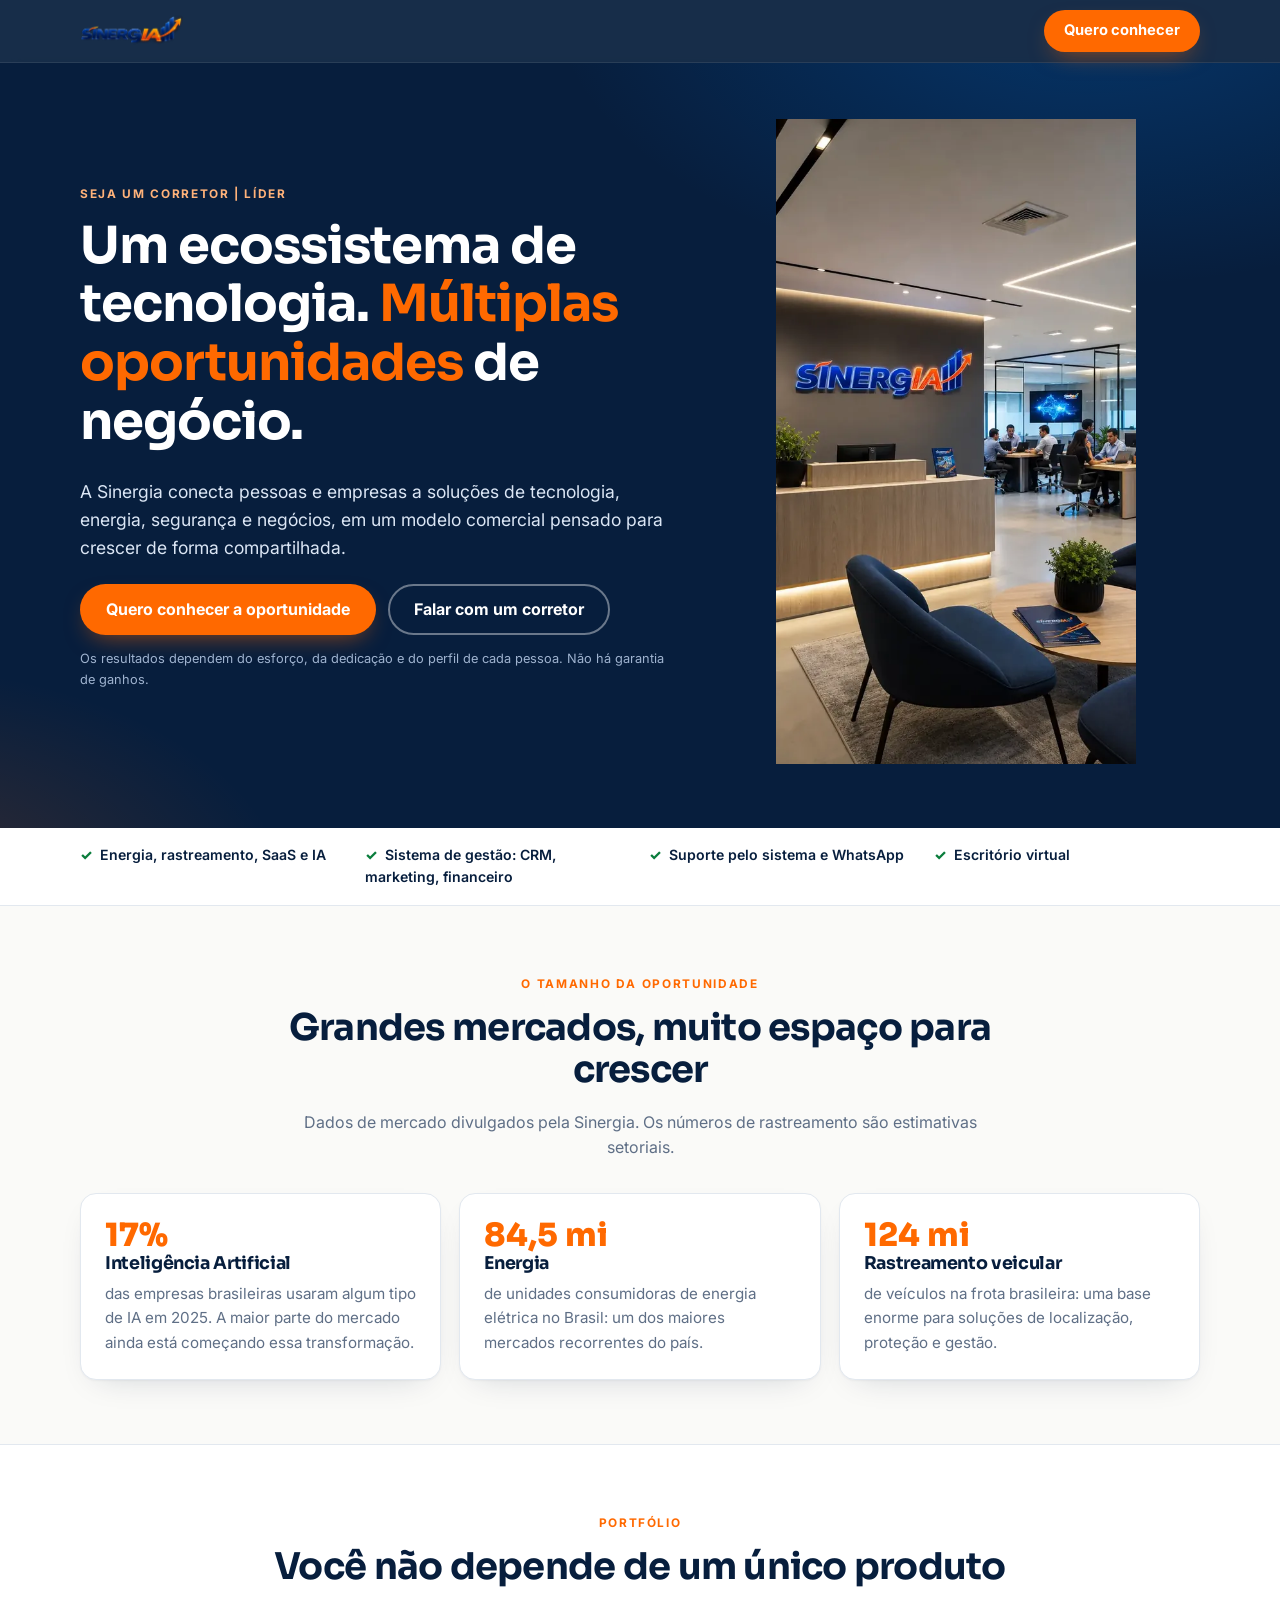
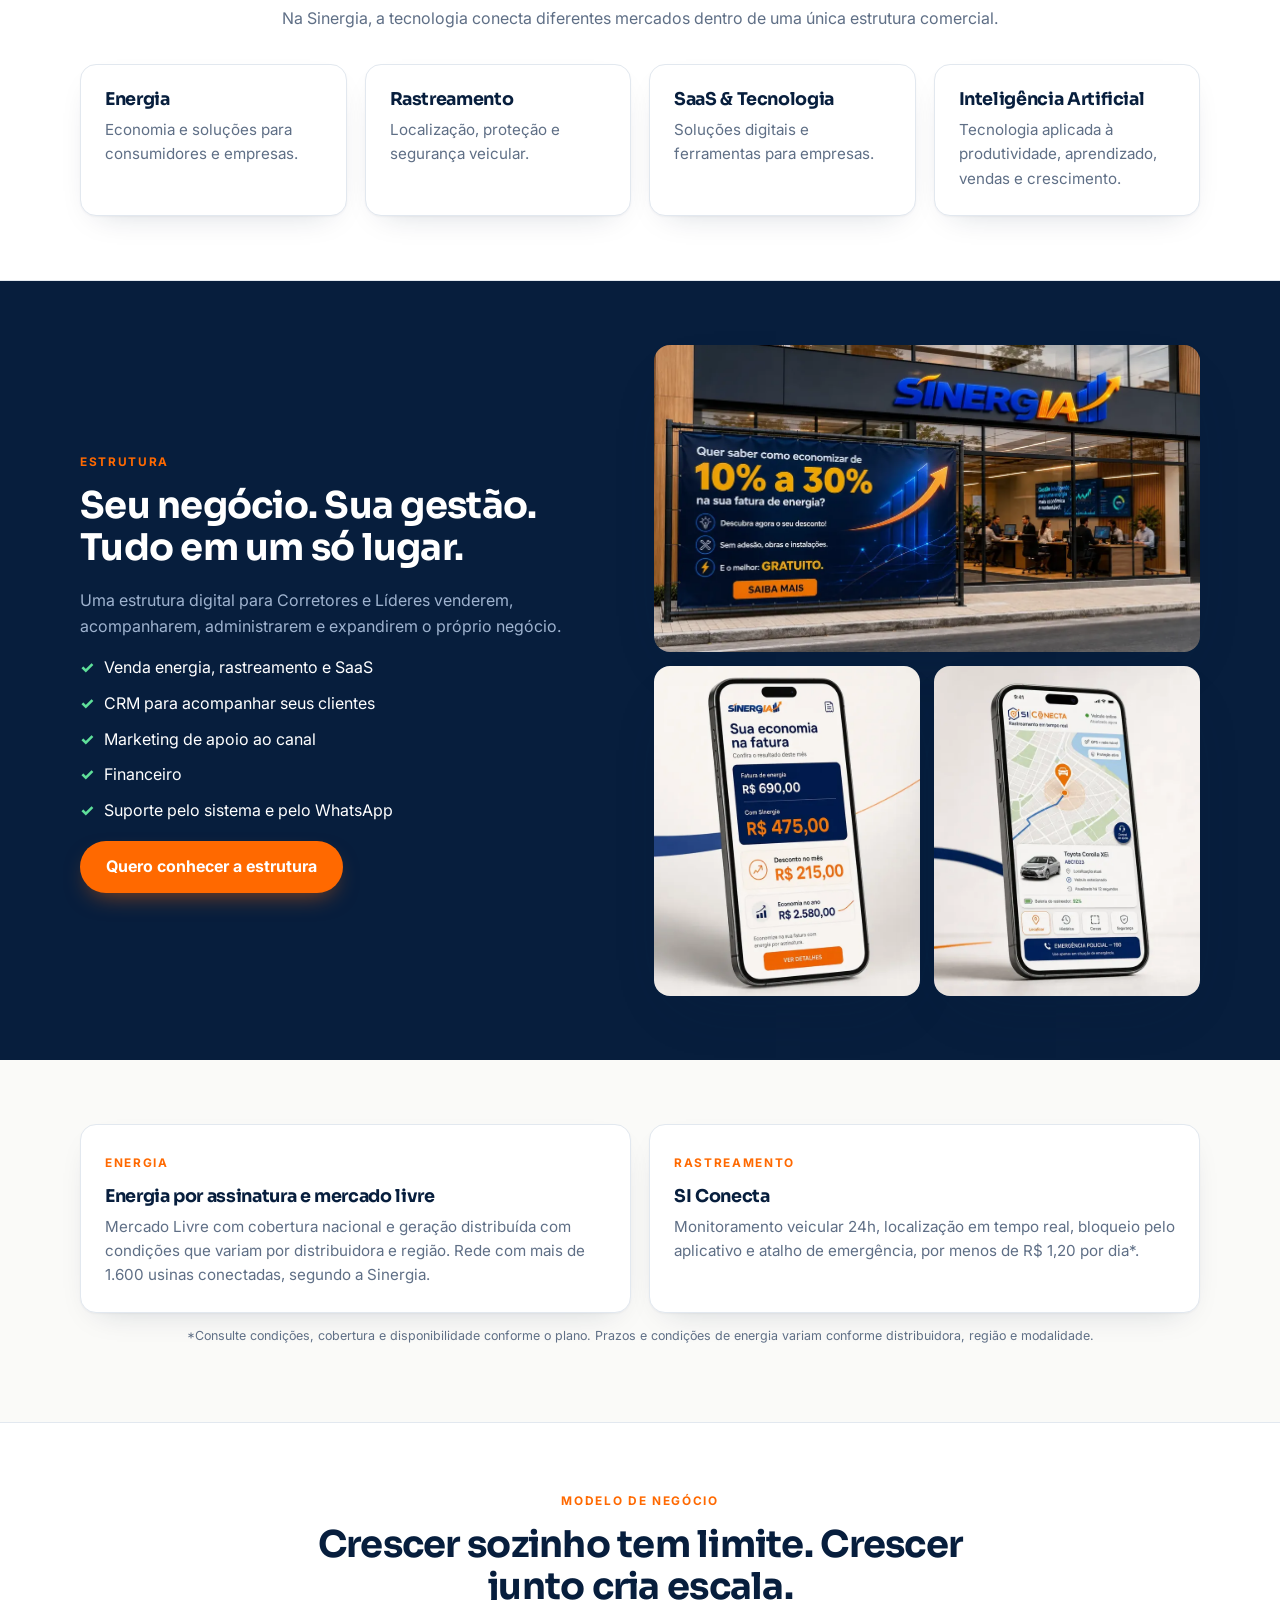
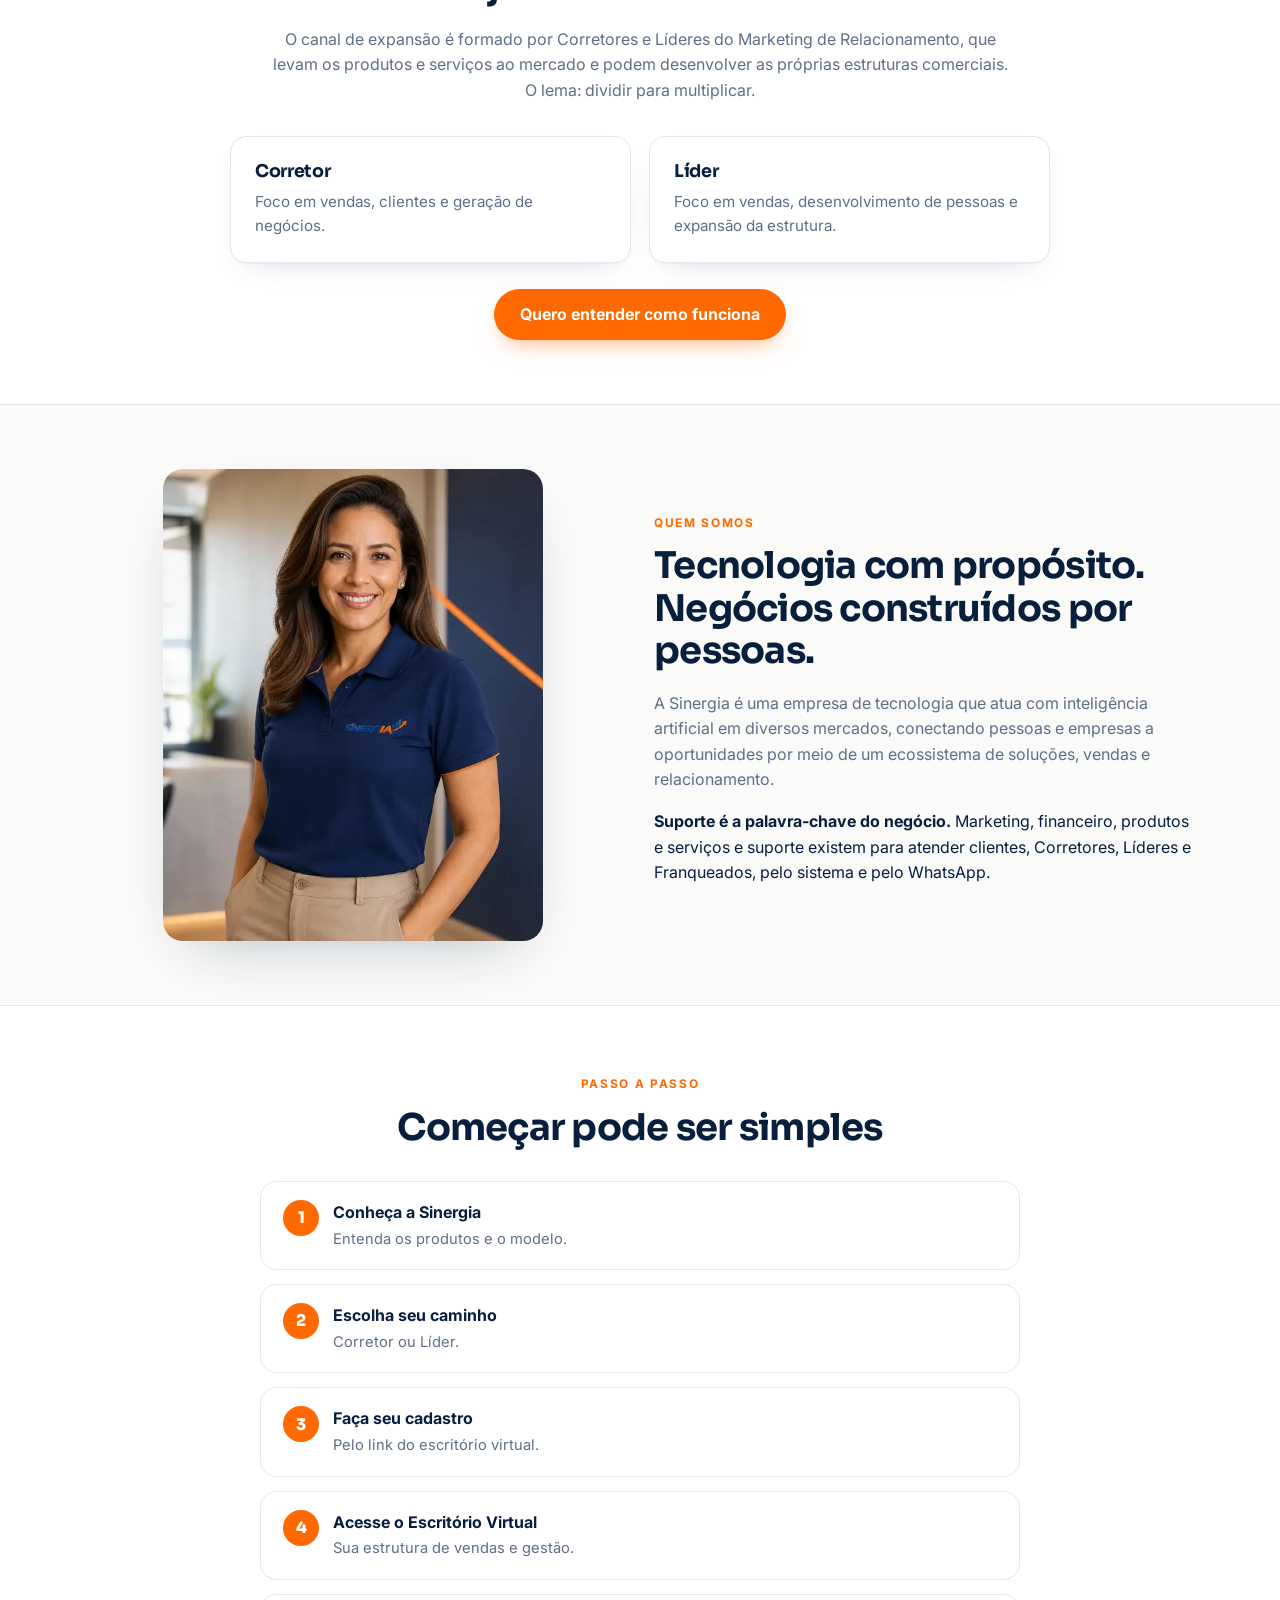
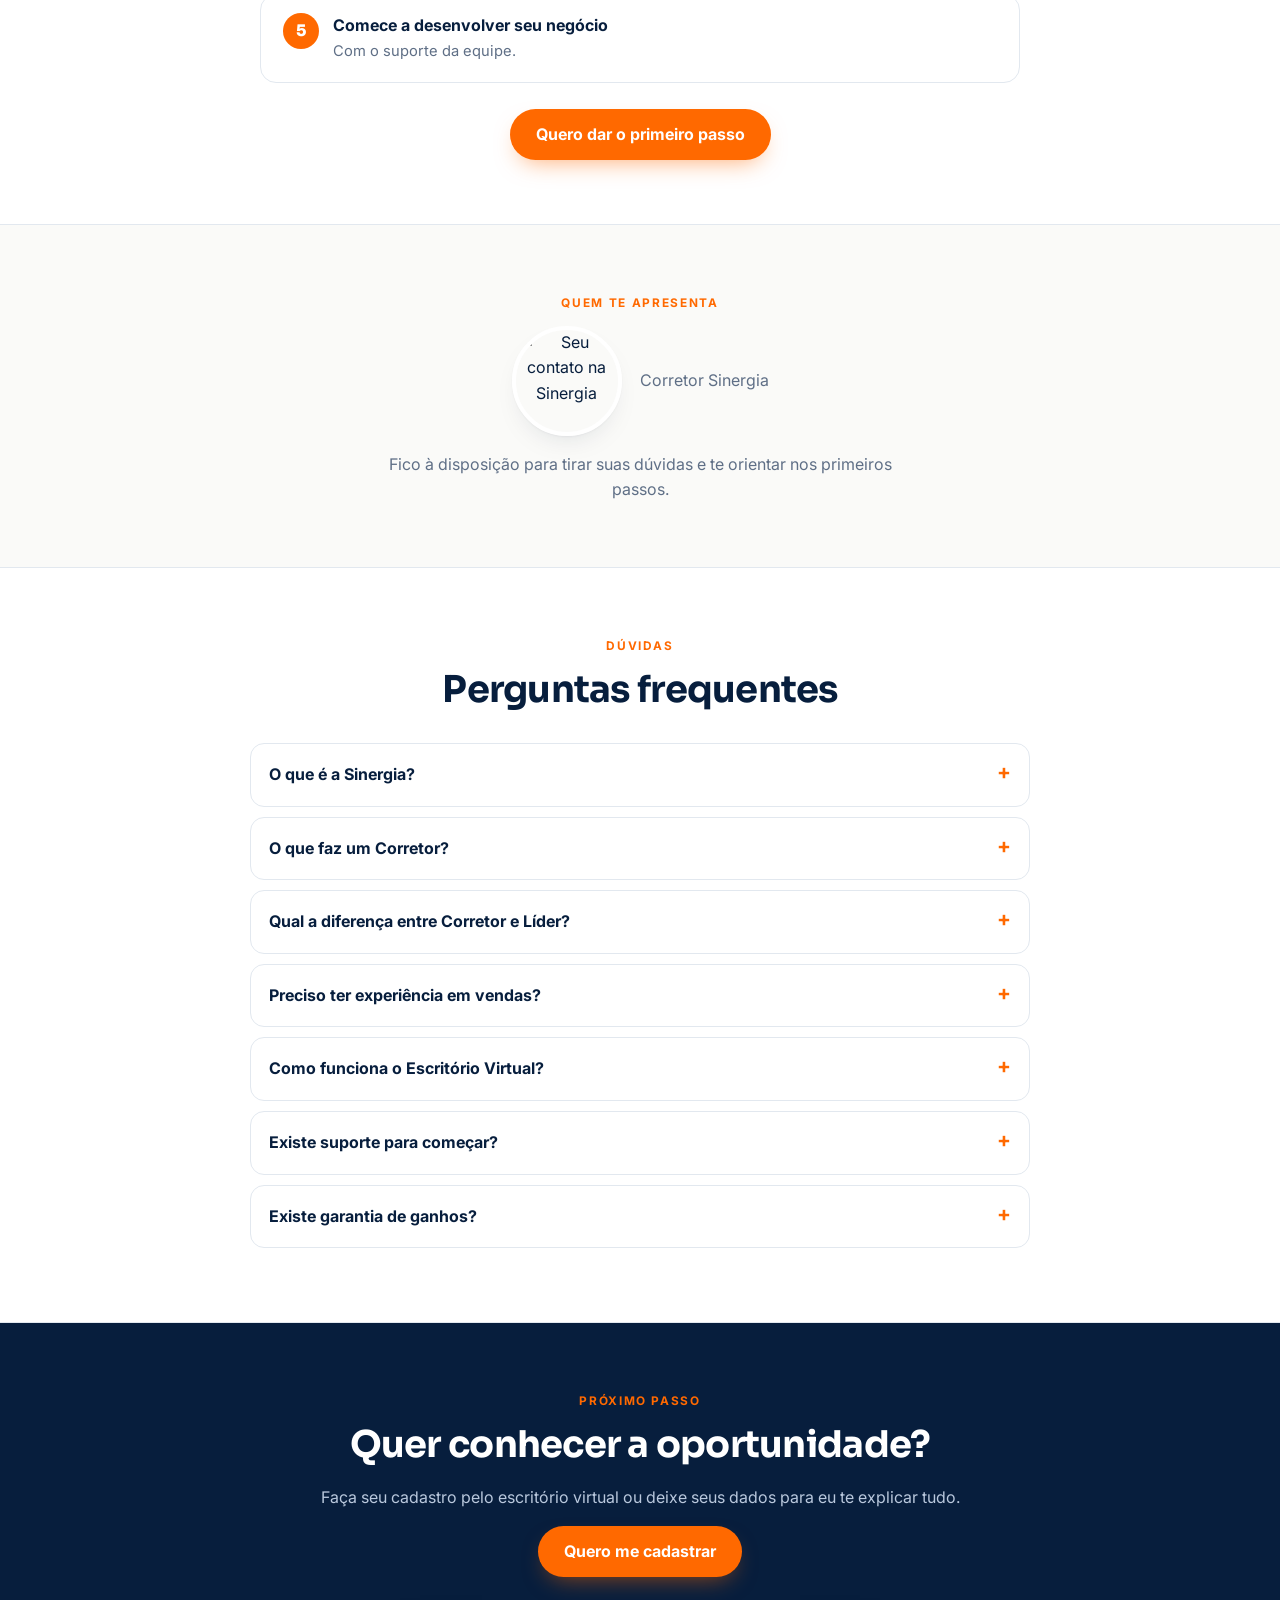
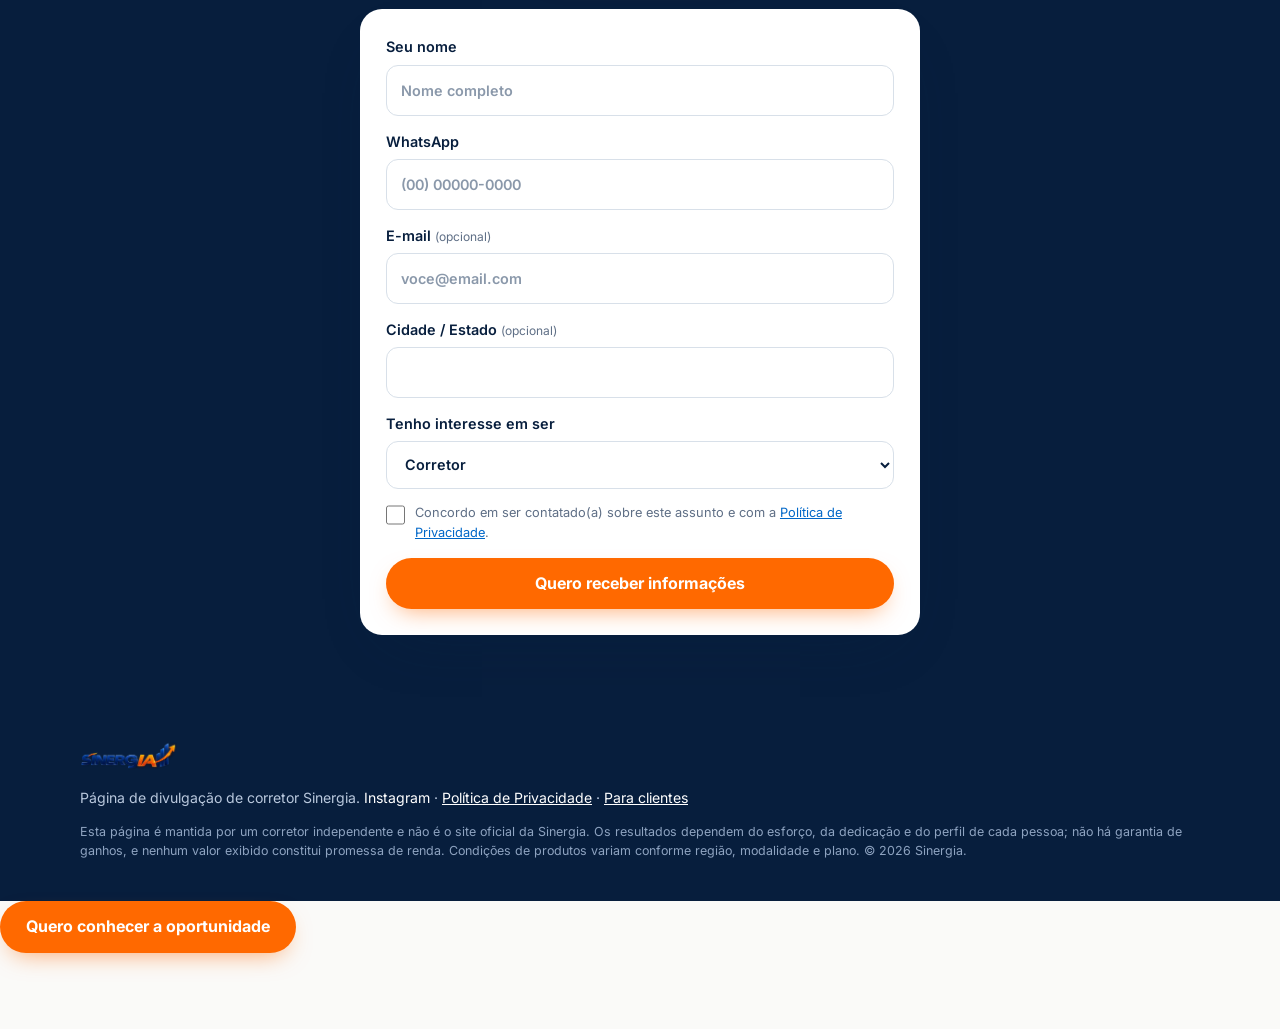
<file: lider/index.html>
<!doctype html>
<html lang="pt-BR">
<head>
  <meta charset="utf-8">
  <meta name="viewport" content="width=device-width,initial-scale=1">
  <title>Seja Corretor ou Líder Sinergia | Oportunidade em tecnologia, energia e rastreamento</title>
  <meta name="description" content="Conheça o ecossistema Sinergia: energia, rastreamento veicular, SaaS e IA, com estrutura de vendas, gestão e suporte para Corretores e Líderes.">
  <link rel="preconnect" href="https://fonts.googleapis.com"><link rel="preconnect" href="https://fonts.gstatic.com" crossorigin>
  <link href="https://fonts.googleapis.com/css2?family=Inter:wght@400;500;600;700&family=Sora:wght@600;700;800&display=swap" rel="stylesheet">
  <link rel="stylesheet" href="../assets/css/style.css">
</head>
<body>

<header class="header"><div class="container">
  <a href="#topo" aria-label="Sinergia"><img src="../assets/img/logo-sinergia.webp" alt="Sinergia" width="104" height="38"></a>
  <a class="btn btn-primary" data-office data-v8-event="custom:ClickCadastro" data-v8-event-label="header" href="#contato">Quero conhecer</a>
</div></header>

<main id="topo">
  <!-- 1. TOPO -->
  <section class="hero"><div class="container">
    <div>
      <span class="eyebrow" style="color:#ffb27a">Seja um Corretor | Líder</span>
      <h1>Um ecossistema de tecnologia. <b>Múltiplas oportunidades</b> de negócio.</h1>
      <p class="lead">A Sinergia conecta pessoas e empresas a soluções de tecnologia, energia, segurança e negócios, em um modelo comercial pensado para crescer de forma compartilhada.</p>
      <div class="hero-cta">
        <a class="btn btn-primary" data-office data-v8-event="custom:ClickCadastro" data-v8-event-label="hero" href="#contato">Quero conhecer a oportunidade</a>
        <a class="btn btn-ghost" data-wa data-wa-text="Olá! Vi a página e quero conhecer a oportunidade como corretor/líder Sinergia." data-v8-event="Contact" href="#contato">Falar com um corretor</a>
      </div>
      <p class="hero-note">Os resultados dependem do esforço, da dedicação e do perfil de cada pessoa. Não há garantia de ganhos.</p>
    </div>
    <div class="hero-media"><img src="../assets/img/escritorio.webp" alt="Recepção da sede Sinergia" width="360" height="645" fetchpriority="high"></div>
  </div></section>

  <div class="trust"><div class="container"><ul>
    <li>Energia, rastreamento, SaaS e IA</li><li>Sistema de gestão: CRM, marketing, financeiro</li><li>Suporte pelo sistema e WhatsApp</li><li>Escritório virtual</li>
  </ul></div></div>

  <!-- 2. MERCADOS -->
  <section class="block"><div class="container">
    <div class="sec-head"><span class="eyebrow">O tamanho da oportunidade</span><h2>Grandes mercados, muito espaço para crescer</h2><p>Dados de mercado divulgados pela Sinergia. Os números de rastreamento são estimativas setoriais.</p></div>
    <div class="grid c3">
      <div class="card"><span class="num">17%</span><h3>Inteligência Artificial</h3><p>das empresas brasileiras usaram algum tipo de IA em 2025. A maior parte do mercado ainda está começando essa transformação.</p></div>
      <div class="card"><span class="num">84,5 mi</span><h3>Energia</h3><p>de unidades consumidoras de energia elétrica no Brasil: um dos maiores mercados recorrentes do país.</p></div>
      <div class="card"><span class="num">124 mi</span><h3>Rastreamento veicular</h3><p>de veículos na frota brasileira: uma base enorme para soluções de localização, proteção e gestão.</p></div>
    </div>
  </div></section>

  <!-- 3. NÃO DEPENDE DE UM PRODUTO -->
  <section class="block alt"><div class="container">
    <div class="sec-head"><span class="eyebrow">Portfólio</span><h2>Você não depende de um único produto</h2><p>Na Sinergia, a tecnologia conecta diferentes mercados dentro de uma única estrutura comercial.</p></div>
    <div class="grid c4">
      <div class="card"><h3>Energia</h3><p>Economia e soluções para consumidores e empresas.</p></div>
      <div class="card"><h3>Rastreamento</h3><p>Localização, proteção e segurança veicular.</p></div>
      <div class="card"><h3>SaaS & Tecnologia</h3><p>Soluções digitais e ferramentas para empresas.</p></div>
      <div class="card"><h3>Inteligência Artificial</h3><p>Tecnologia aplicada à produtividade, aprendizado, vendas e crescimento.</p></div>
    </div>
  </div></section>

  <!-- 4. ESTRUTURA -->
  <section class="block dark"><div class="container split">
    <div>
      <span class="eyebrow">Estrutura</span>
      <h2>Seu negócio. Sua gestão. Tudo em um só lugar.</h2>
      <p class="muted">Uma estrutura digital para Corretores e Líderes venderem, acompanharem, administrarem e expandirem o próprio negócio.</p>
      <ul class="list"><li>Venda energia, rastreamento e SaaS</li><li>CRM para acompanhar seus clientes</li><li>Marketing de apoio ao canal</li><li>Financeiro</li><li>Suporte pelo sistema e pelo WhatsApp</li></ul>
      <a class="btn btn-primary" data-office data-v8-event="custom:ClickCadastro" data-v8-event-label="estrutura" href="#contato">Quero conhecer a estrutura</a>
    </div>
    <div class="gallery"><img class="wide" src="../assets/img/banner-energia.webp" alt="Unidade Sinergia" width="1100" height="619" loading="lazy"><img src="../assets/img/app-economia.webp" alt="Aplicativo de economia de energia" width="320" height="397" loading="lazy"><img src="../assets/img/app-siconecta.webp" alt="Aplicativo SI Conecta" width="320" height="397" loading="lazy"></div>
  </div></section>

  <!-- 5. ENERGIA + RASTREAMENTO -->
  <section class="block"><div class="container">
    <div class="grid c2">
      <div class="card"><span class="eyebrow">Energia</span><h3>Energia por assinatura e mercado livre</h3><p>Mercado Livre com cobertura nacional e geração distribuída com condições que variam por distribuidora e região. Rede com mais de 1.600 usinas conectadas, segundo a Sinergia.</p></div>
      <div class="card"><span class="eyebrow">Rastreamento</span><h3>SI Conecta</h3><p>Monitoramento veicular 24h, localização em tempo real, bloqueio pelo aplicativo e atalho de emergência, por menos de R$ 1,20 por dia*.</p></div>
    </div>
    <p class="legal center" style="margin-top:14px">*Consulte condições, cobertura e disponibilidade conforme o plano. Prazos e condições de energia variam conforme distribuidora, região e modalidade.</p>
  </div></section>

  <!-- 6. MODELO -->
  <section class="block alt"><div class="container">
    <div class="sec-head"><span class="eyebrow">Modelo de negócio</span><h2>Crescer sozinho tem limite. Crescer junto cria escala.</h2><p>O canal de expansão é formado por Corretores e Líderes do Marketing de Relacionamento, que levam os produtos e serviços ao mercado e podem desenvolver as próprias estruturas comerciais. O lema: dividir para multiplicar.</p></div>
    <div class="grid c2" style="max-width:820px;margin-inline:auto">
      <div class="card"><h3>Corretor</h3><p>Foco em vendas, clientes e geração de negócios.</p></div>
      <div class="card"><h3>Líder</h3><p>Foco em vendas, desenvolvimento de pessoas e expansão da estrutura.</p></div>
    </div>
    <div class="center" style="margin-top:26px"><a class="btn btn-primary" data-office data-v8-event="custom:ClickCadastro" data-v8-event-label="modelo" href="#contato">Quero entender como funciona</a></div>
  </div></section>

  <!-- 7. QUEM SOMOS / SUPORTE -->
  <section class="block"><div class="container split">
    <img src="../assets/img/equipe-atendimento.webp" alt="Profissional da equipe de atendimento Sinergia" width="420" height="521" loading="lazy" style="max-width:380px;margin-inline:auto">
    <div>
      <span class="eyebrow">Quem somos</span>
      <h2>Tecnologia com propósito. Negócios construídos por pessoas.</h2>
      <p class="muted">A Sinergia é uma empresa de tecnologia que atua com inteligência artificial em diversos mercados, conectando pessoas e empresas a oportunidades por meio de um ecossistema de soluções, vendas e relacionamento.</p>
      <p><b>Suporte é a palavra-chave do negócio.</b> Marketing, financeiro, produtos e serviços e suporte existem para atender clientes, Corretores, Líderes e Franqueados, pelo sistema e pelo WhatsApp.</p>
    </div>
  </div></section>

  <!-- 8. COMO COMEÇAR -->
  <section class="block alt"><div class="container">
    <div class="sec-head"><span class="eyebrow">Passo a passo</span><h2>Começar pode ser simples</h2></div>
    <ol class="steps" style="max-width:760px;margin-inline:auto">
      <li><div><b>Conheça a Sinergia</b><span>Entenda os produtos e o modelo.</span></div></li>
      <li><div><b>Escolha seu caminho</b><span>Corretor ou Líder.</span></div></li>
      <li><div><b>Faça seu cadastro</b><span>Pelo link do escritório virtual.</span></div></li>
      <li><div><b>Acesse o Escritório Virtual</b><span>Sua estrutura de vendas e gestão.</span></div></li>
      <li><div><b>Comece a desenvolver seu negócio</b><span>Com o suporte da equipe.</span></div></li>
    </ol>
    <div class="center" style="margin-top:26px"><a class="btn btn-primary" data-office data-v8-event="custom:ClickCadastro" data-v8-event-label="passos" href="#contato">Quero dar o primeiro passo</a></div>
  </div></section>

  <!-- 9. QUEM TE APRESENTA -->
  <section class="block" data-v8-show="content.name"><div class="container center">
    <span class="eyebrow">Quem te apresenta</span>
    <div class="person">
      <img data-v8="content.photo" alt="Seu contato na Sinergia" width="110" height="110" loading="lazy">
      <div style="text-align:left"><h3 style="margin:0"><span data-v8="content.name"></span></h3><p class="muted" style="margin:0"><span data-v8="content.job">Corretor Sinergia</span></p></div>
    </div>
    <p class="muted" style="max-width:34em;margin:16px auto 0">Fico à disposição para tirar suas dúvidas e te orientar nos primeiros passos.</p>
  </div></section>

  <!-- 10. FAQ -->
  <section class="block alt"><div class="container" style="max-width:780px">
    <div class="sec-head"><span class="eyebrow">Dúvidas</span><h2>Perguntas frequentes</h2></div>
    <details><summary>O que é a Sinergia?</summary><p>Uma empresa de tecnologia que atua com inteligência artificial em diversos mercados e conecta pessoas e empresas a soluções de energia, rastreamento, SaaS e negócios, por meio de Corretores e Líderes.</p></details>
    <details><summary>O que faz um Corretor?</summary><p>O Corretor foca em vendas, clientes e geração de negócios, apresentando os produtos e serviços da Sinergia ao mercado.</p></details>
    <details><summary>Qual a diferença entre Corretor e Líder?</summary><p>O Líder também foca em vendas, mas soma o desenvolvimento de pessoas e a expansão da própria estrutura comercial.</p></details>
    <details><summary>Preciso ter experiência em vendas?</summary><p>Experiência ajuda, mas o ponto de partida é conhecer os produtos e contar com o suporte da equipe. Converse comigo para avaliar o seu caso.</p></details>
    <details><summary>Como funciona o Escritório Virtual?</summary><p>É a estrutura digital onde Corretores e Líderes vendem, acompanham clientes, administram e expandem o negócio, com CRM, marketing, financeiro e suporte.</p></details>
    <details><summary>Existe suporte para começar?</summary><p>Sim. O suporte é feito pelo sistema e também pelo WhatsApp.</p></details>
    <details><summary>Existe garantia de ganhos?</summary><p>Não. Os resultados dependem do esforço, da dedicação e do perfil de cada pessoa. Nenhum conteúdo desta página deve ser entendido como promessa de renda.</p></details>
  </div></section>

  <!-- 11. CONTATO -->
  <section class="block dark" id="contato"><div class="container">
    <div class="sec-head"><span class="eyebrow">Próximo passo</span><h2>Quer conhecer a oportunidade?</h2><p>Faça seu cadastro pelo escritório virtual ou deixe seus dados para eu te explicar tudo.</p>
      <p><a class="btn btn-primary" data-office data-v8-event="custom:ClickCadastro" data-v8-event-label="contato" href="#contato">Quero me cadastrar</a></p></div>
    <form class="form" data-v8-form data-success="Recebi seus dados! Já já entro em contato." id="leadForm">
      <input type="hidden" name="origem" value="lider">
      <input type="text" name="_gotcha" tabindex="-1" autocomplete="off" style="display:none" aria-hidden="true">
      <label>Seu nome<input name="name" required autocomplete="name" placeholder="Nome completo"></label>
      <label>WhatsApp<input name="phone" type="tel" required inputmode="tel" autocomplete="tel" placeholder="(00) 00000-0000"></label>
      <label>E-mail <small>(opcional)</small><input name="email" type="email" autocomplete="email" placeholder="voce@email.com"></label>
      <label>Cidade / Estado <small>(opcional)</small><input name="cidade" autocomplete="address-level2"></label>
      <label>Tenho interesse em ser<select name="interesse"><option>Corretor</option><option>Líder</option><option>Ainda não sei</option></select></label>
      <label class="check"><input type="checkbox" name="consentimento" required> <span>Concordo em ser contatado(a) sobre este assunto e com a <a href="../privacidade.html" target="_blank" rel="noopener">Política de Privacidade</a>.</span></label>
      <button class="btn btn-primary btn-block" type="submit">Quero receber informações</button>
      <div class="after-lead"><p>Quer adiantar? Me chame agora:</p><a class="btn btn-outline" data-wa data-wa-text="Olá! Acabei de enviar meus dados pela página de corretor/líder." data-v8-event="Contact" href="#contato">Falar no WhatsApp</a></div>
    </form>
  </div></section>
</main>

<footer class="footer"><div class="container">
  <img src="../assets/img/logo-sinergia.webp" alt="Sinergia" width="97" height="36" loading="lazy">
  <p>Página de divulgação de corretor Sinergia. <a data-v8="social.instagram" target="_blank" rel="noopener">Instagram</a> · <a href="../privacidade.html">Política de Privacidade</a> · <a href="../">Para clientes</a></p>
  <p class="legal">Esta página é mantida por um corretor independente e não é o site oficial da Sinergia. Os resultados dependem do esforço, da dedicação e do perfil de cada pessoa; não há garantia de ganhos, e nenhum valor exibido constitui promessa de renda. Condições de produtos variam conforme região, modalidade e plano. © <span id="year"></span> Sinergia.</p>
</div></footer>

<div class="sticky"><a class="btn btn-primary" data-office data-v8-event="custom:ClickCadastro" data-v8-event-label="sticky" href="#contato">Quero conhecer a oportunidade</a></div>

<!-- Troque ID_DO_PROJETO pelo MESMO ID usado na página de clientes -->
<script src="../js/v8-loader.js" data-project-id="ID_DO_PROJETO"></script>
<script src="../assets/js/site.js"></script>
</body>
</html>
</file>
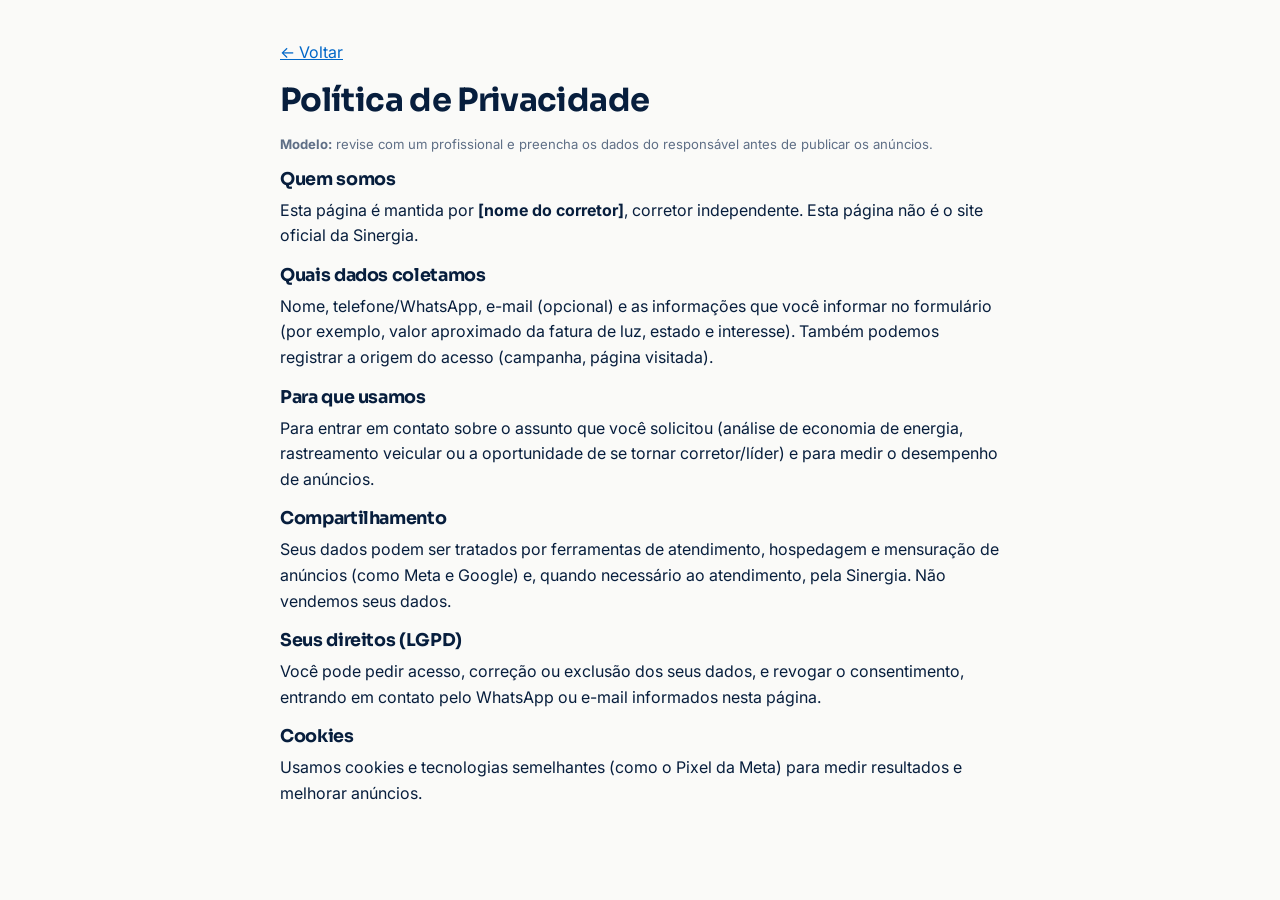
<file: privacidade.html>
<!doctype html>
<html lang="pt-BR"><head><meta charset="utf-8"><meta name="viewport" content="width=device-width,initial-scale=1"><title>Política de Privacidade</title>
<link href="https://fonts.googleapis.com/css2?family=Inter:wght@400;600;700&family=Sora:wght@700&display=swap" rel="stylesheet"><link rel="stylesheet" href="assets/css/style.css">
<style>body{padding:0}main{max-width:760px;margin:0 auto;padding:40px 20px}</style></head><body><main>
<p><a href="./">← Voltar</a></p><h1 style="font-size:2rem">Política de Privacidade</h1>
<p class="small muted"><b>Modelo:</b> revise com um profissional e preencha os dados do responsável antes de publicar os anúncios.</p>
<h3>Quem somos</h3><p>Esta página é mantida por <b data-v8="content.name">[nome do corretor]</b>, corretor independente. Esta página não é o site oficial da Sinergia.</p>
<h3>Quais dados coletamos</h3><p>Nome, telefone/WhatsApp, e-mail (opcional) e as informações que você informar no formulário (por exemplo, valor aproximado da fatura de luz, estado e interesse). Também podemos registrar a origem do acesso (campanha, página visitada).</p>
<h3>Para que usamos</h3><p>Para entrar em contato sobre o assunto que você solicitou (análise de economia de energia, rastreamento veicular ou a oportunidade de se tornar corretor/líder) e para medir o desempenho de anúncios.</p>
<h3>Compartilhamento</h3><p>Seus dados podem ser tratados por ferramentas de atendimento, hospedagem e mensuração de anúncios (como Meta e Google) e, quando necessário ao atendimento, pela Sinergia. Não vendemos seus dados.</p>
<h3>Seus direitos (LGPD)</h3><p>Você pode pedir acesso, correção ou exclusão dos seus dados, e revogar o consentimento, entrando em contato pelo WhatsApp ou e-mail informados nesta página.</p>
<h3>Cookies</h3><p>Usamos cookies e tecnologias semelhantes (como o Pixel da Meta) para medir resultados e melhorar anúncios.</p>
</main>
<script src="js/v8-loader.js" data-project-id="ID_DO_PROJETO"></script></body></html>
</file>
<file: assets/css/style.css>
/* =========================================================
   SINERGIA ENERGIA — LP V2
   Visual: azul-marinho + azul técnico + laranja
   Responsivo: PC / TABLET / CELULAR
   Sem frameworks
   ========================================================= */

:root{
  --navy:#071e3d;
  --brand:#003a78;
  --tech:#0067c8;
  --orange:#ff6900;
  --orange-d:#e65e00;
  --bg:#fafaf8;
  --surface:#fff;
  --soft:#e8edf3;
  --muted:#5f6f86;
  --border:#e2e8ef;
  --ok:#0a7d3c;

  --radius:16px;
  --radius-lg:22px;

  --shadow:
    0 1px 2px #071e3d0a,
    0 12px 32px -18px #071e3d38;

  --shadow-lift:
    0 24px 60px -30px #071e3d52;
}


/* =========================================================
   RESET / BASE
   ========================================================= */

*{
  box-sizing:border-box;
}

html{
  scroll-behavior:smooth;
  -webkit-text-size-adjust:100%;
  scroll-padding-top:80px;
}

body{
  margin:0;
  font-family:Inter,system-ui,-apple-system,BlinkMacSystemFont,
    "Segoe UI",Roboto,Arial,sans-serif;
  color:var(--navy);
  background:var(--bg);
  line-height:1.6;
  font-size:16px;
  padding-bottom:76px;
  overflow-x:hidden;
}

img,
video{
  max-width:100%;
}

img{
  height:auto;
  display:block;
}

a{
  color:var(--tech);
}

button,
input,
select,
textarea{
  font-family:inherit;
}

button{
  appearance:none;
}

h1,
h2,
h3{
  font-family:Sora,Inter,system-ui,sans-serif;
  line-height:1.15;
  margin:0 0 .5em;
  letter-spacing:-.02em;
}

h1{
  font-size:clamp(1.9rem,6.2vw,3.2rem);
}

h2{
  font-size:clamp(1.5rem,4.4vw,2.3rem);
}

h3{
  font-size:1.1rem;
}

p{
  margin:0 0 1em;
}

.container{
  width:min(1120px,calc(100% - 40px));
  margin-inline:auto;
}

.center{
  text-align:center;
}

.muted{
  color:var(--muted);
}

.small{
  font-size:.82rem;
}


/* =========================================================
   TEXTOS
   ========================================================= */

.eyebrow{
  display:inline-block;
  font-size:.74rem;
  font-weight:700;
  letter-spacing:.14em;
  text-transform:uppercase;
  color:var(--orange);
  margin-bottom:.8rem;
}


/* =========================================================
   BOTÕES
   ========================================================= */

.btn{
  display:inline-flex;
  align-items:center;
  justify-content:center;
  gap:.5rem;

  padding:14px 24px;

  border-radius:999px;
  border:2px solid transparent;

  font-weight:700;
  font-size:1rem;
  line-height:1.2;

  text-decoration:none;

  cursor:pointer;

  transition:
    transform .2s ease,
    background .2s ease,
    border-color .2s ease,
    box-shadow .2s ease;

  font-family:inherit;

  min-height:48px;

  text-align:center;
}

.btn:hover{
  transform:translateY(-2px);
}

.btn-primary{
  background:var(--orange);
  color:#fff;
  box-shadow:0 10px 24px -10px #ff690099;
}

.btn-primary:hover{
  background:var(--orange-d);
}

.btn-ghost{
  background:transparent;
  color:#fff;
  border-color:#ffffff66;
}

.btn-ghost:hover{
  background:#ffffff1a;
}

.btn-dark{
  background:var(--navy);
  color:#fff;
}

.btn-dark:hover{
  background:#0b2c58;
}

.btn-outline{
  border-color:var(--navy);
  color:var(--navy);
  background:transparent;
}

.btn-outline:hover{
  background:var(--navy);
  color:#fff;
}

.btn-block{
  width:100%;
}


/* =========================================================
   HEADER
   ========================================================= */

.header{
  position:sticky;
  top:0;
  z-index:40;

  background:#071e3dee;

  backdrop-filter:blur(10px);
  -webkit-backdrop-filter:blur(10px);

  border-bottom:1px solid #ffffff14;
}

.header .container{
  display:flex;
  align-items:center;
  justify-content:space-between;
  gap:14px;

  padding:10px 0;
}

.header img{
  height:38px;
  width:auto;
}

.header .btn{
  padding:10px 18px;
  min-height:42px;
  font-size:.92rem;
}


/* =========================================================
   HERO
   ========================================================= */

.hero{
  background:
    radial-gradient(
      900px 500px at 85% -10%,
      #0067c855,
      transparent 60%
    ),
    radial-gradient(
      700px 400px at -10% 110%,
      #ff690033,
      transparent 60%
    ),
    var(--navy);

  color:#fff;

  padding:56px 0 64px;

  overflow:hidden;
}

.hero .container{
  display:grid;
  gap:36px;
  align-items:center;
}

.hero p.lead{
  font-size:1.1rem;
  color:#dbe6f5;
  max-width:34em;
}

.hero h1 b{
  color:var(--orange);
}

.hero-cta{
  display:flex;
  flex-wrap:wrap;
  gap:12px;
  margin-top:22px;
}

.hero-note{
  font-size:.8rem;
  color:#9fb3cf;
  margin-top:14px;
}


/* =========================================================
   HERO — VÍDEO 9:16
   ========================================================= */

.hero-media{
  position:relative;

  display:flex;
  justify-content:center;
  align-items:center;

  width:100%;
  max-width:420px;

  margin-inline:auto;
}

.hero-media video{
  display:block;

  width:100%;
  max-width:420px;

  height:auto;

  aspect-ratio:9 / 16;

  object-fit:cover;

  background:#000;

  border-radius:22px;

  box-shadow:var(--shadow-lift);

  overflow:hidden;
}

.hero-media .tag{
  position:absolute;

  bottom:10px;
  left:10px;

  background:#071e3dcc;
  color:#fff;

  font-size:.72rem;

  padding:5px 10px;

  border-radius:999px;

  backdrop-filter:blur(6px);
  -webkit-backdrop-filter:blur(6px);
}


/* =========================================================
   TRUST BAR
   ========================================================= */

.trust{
  background:var(--surface);
  border-bottom:1px solid var(--border);
}

.trust ul{
  list-style:none;

  margin:0;
  padding:16px 0;

  display:grid;

  grid-template-columns:1fr 1fr;

  gap:10px 18px;

  font-size:.88rem;
  font-weight:600;
}

.trust li::before{
  content:"✓";

  color:var(--ok);

  font-weight:800;

  margin-right:8px;
}


/* =========================================================
   SEÇÕES
   ========================================================= */

section.block{
  padding:64px 0;
}

section.alt{
  background:var(--surface);
  border-block:1px solid var(--border);
}

section.dark{
  background:var(--navy);
  color:#fff;
}

section.dark .muted{
  color:#9fb3cf;
}

.sec-head{
  max-width:46em;

  margin:0 auto 32px;

  text-align:center;
}

.sec-head p{
  color:var(--muted);
}

section.dark .sec-head p{
  color:#b9c8dd;
}


/* =========================================================
   GRIDS
   ========================================================= */

.grid{
  display:grid;
  gap:18px;
}

.card{
  background:var(--surface);

  border:1px solid var(--border);

  border-radius:var(--radius);

  padding:24px;

  box-shadow:var(--shadow);
}

section.dark .card{
  background:#0b2850;
  border-color:#ffffff1a;
  box-shadow:none;
}

.card .num{
  font-family:Sora,sans-serif;

  font-size:2rem;

  font-weight:800;

  color:var(--orange);

  display:block;

  line-height:1.1;
}

.card p{
  margin:0;

  color:var(--muted);

  font-size:.95rem;
}

section.dark .card p{
  color:#b9c8dd;
}


/* =========================================================
   PASSOS
   ========================================================= */

.steps{
  list-style:none;

  margin:0;
  padding:0;

  display:grid;

  gap:14px;

  counter-reset:s;
}

.steps li{
  counter-increment:s;

  display:flex;

  gap:14px;

  align-items:flex-start;

  background:var(--surface);

  border:1px solid var(--border);

  border-radius:var(--radius);

  padding:16px 18px;
}

.steps li::before{
  content:counter(s);

  flex:0 0 36px;

  height:36px;

  border-radius:50%;

  background:var(--orange);

  color:#fff;

  font-weight:800;

  display:grid;

  place-items:center;

  font-family:Sora,sans-serif;
}

.steps b{
  display:block;
}

.steps span{
  color:var(--muted);
  font-size:.92rem;
}


/* =========================================================
   SIMULADOR
   ========================================================= */

.calc{
  display:grid;

  gap:28px;

  align-items:center;
}

.calc-box{
  background:var(--surface);

  border:1px solid var(--border);

  border-radius:22px;

  padding:26px;

  box-shadow:var(--shadow-lift);
}


/* =========================================================
   FORMULÁRIOS
   ========================================================= */

label{
  display:block;

  font-weight:600;

  font-size:.9rem;

  margin-bottom:14px;
}

label small{
  font-weight:400;
  color:var(--muted);
}

input,
select,
textarea{
  width:100%;

  margin-top:6px;

  padding:13px 14px;

  border:1.5px solid #d8e0e9;

  border-radius:12px;

  font:inherit;

  background:#fff;

  color:var(--navy);

  min-height:48px;

  transition:
    border-color .2s ease,
    box-shadow .2s ease;
}

textarea{
  min-height:120px;
  resize:vertical;
}

input::placeholder,
textarea::placeholder{
  color:#8a98aa;
}

input:focus,
select:focus,
textarea:focus{
  outline:none;

  border-color:var(--tech);

  box-shadow:0 0 0 3px #0067c826;
}


/* =========================================================
   RESULTADO DO SIMULADOR
   ========================================================= */

.result{
  margin-top:6px;

  padding:18px;

  border-radius:14px;

  background:#f1f6fc;

  border:1px dashed #b7cbe3;
}

.result[hidden]{
  display:none;
}

.result .big{
  font-family:Sora,sans-serif;

  font-size:2rem;

  font-weight:800;

  color:var(--ok);

  line-height:1.1;
}

.result p{
  margin:.3em 0 0;

  font-size:.9rem;

  color:var(--muted);
}


/* =========================================================
   CHIPS / ESTADOS
   ========================================================= */

.chips{
  display:flex;

  flex-wrap:wrap;

  gap:8px;

  justify-content:center;
}

.chip{
  border:1.5px solid var(--border);

  background:var(--surface);

  color:var(--navy);

  padding:9px 14px;

  border-radius:999px;

  font-weight:600;

  font-size:.88rem;

  cursor:pointer;

  font-family:inherit;

  transition:
    border-color .2s ease,
    background .2s ease,
    transform .2s ease;
}

.chip b{
  color:var(--orange);
  margin-left:6px;
}

.chip:hover{
  border-color:var(--orange);
  background:#fff4ec;
}

.chip.on{
  border-color:var(--orange);
  background:#fff4ec;
}


/* =========================================================
   SPLIT / CONTEÚDO
   ========================================================= */

.split{
  display:grid;

  gap:28px;

  align-items:center;
}

.split img{
  border-radius:20px;
  box-shadow:var(--shadow-lift);
}


/* =========================================================
   LISTAS
   ========================================================= */

.list{
  list-style:none;

  margin:0 0 18px;

  padding:0;

  display:grid;

  gap:10px;
}

.list li{
  display:flex;
  gap:10px;
}

.list li::before{
  content:"✓";

  color:var(--ok);

  font-weight:800;
}

section.dark .list li::before{
  color:#5fe09a;
}


/* =========================================================
   PREÇO / LOGO
   ========================================================= */

.price-tag{
  display:inline-block;

  background:var(--orange);

  color:#fff;

  font-family:Sora,sans-serif;

  font-weight:800;

  padding:8px 16px;

  border-radius:12px;

  margin:4px 0 6px;
}

.logo-sm{
  height:46px;

  width:auto;

  margin-bottom:14px;
}


/* =========================================================
   GALERIA
   ========================================================= */

.gallery{
  display:grid;

  gap:14px;

  grid-template-columns:1fr 1fr;
}

.gallery img{
  border-radius:16px;

  width:100%;

  object-fit:cover;
}

.gallery .wide{
  grid-column:1/-1;
}


/* =========================================================
   PERFIL / CORRETOR
   ========================================================= */

.person{
  display:flex;

  gap:18px;

  align-items:center;

  flex-wrap:wrap;

  justify-content:center;
}

.person img{
  width:110px;
  height:110px;

  border-radius:50%;

  object-fit:cover;

  border:4px solid #fff;

  box-shadow:var(--shadow);
}


/* =========================================================
   FAQ
   ========================================================= */

details{
  background:var(--surface);

  border:1px solid var(--border);

  border-radius:14px;

  padding:4px 18px;

  margin-bottom:10px;
}

summary{
  cursor:pointer;

  font-weight:700;

  padding:14px 0;

  list-style:none;

  display:flex;

  justify-content:space-between;

  gap:12px;
}

summary::-webkit-details-marker{
  display:none;
}

summary::after{
  content:"+";

  color:var(--orange);

  font-size:1.3rem;

  line-height:1;
}

details[open] summary::after{
  content:"–";
}

details p{
  color:var(--muted);

  margin:0 0 14px;
}


/* =========================================================
   FORMULÁRIO DE LEAD
   ========================================================= */

.form{
  background:var(--surface);

  color:var(--navy);

  border-radius:22px;

  padding:26px;

  box-shadow:var(--shadow-lift);

  max-width:560px;

  margin-inline:auto;
}

.check{
  display:flex;

  gap:10px;

  align-items:flex-start;

  font-weight:400;

  font-size:.8rem;

  color:var(--muted);
}

.check input{
  width:20px;

  min-height:20px;

  margin:2px 0 0;
}

.v8-form-msg{
  margin-top:12px;

  font-weight:600;

  color:var(--ok);
}

.after-lead{
  display:none;

  margin-top:14px;

  text-align:center;
}

.after-lead.on{
  display:block;
}


/* =========================================================
   TEXTOS LEGAIS
   ========================================================= */

.legal{
  font-size:.78rem;

  color:var(--muted);

  line-height:1.5;
}


/* =========================================================
   FOOTER
   ========================================================= */

.footer{
  background:var(--navy);

  color:#b9c8dd;

  padding:40px 0 28px;

  font-size:.88rem;
}

.footer img{
  height:36px;

  margin-bottom:12px;
}

.footer a{
  color:#fff;
}

.footer .legal{
  color:#8ea3c0;

  margin-top:14px;
}


/* =========================================================
   WHATSAPP FLUTUANTE
   ========================================================= */

.whatsapp-float{
  position:fixed;
  right:22px;
  bottom:22px;
  z-index:100;
  display:inline-flex;
  align-items:center;
  gap:10px;
  min-height:52px;
  padding:0 20px;
  border-radius:999px;
  background:#159447;
  color:#fff;
  text-decoration:none;
  font-weight:700;
  box-shadow:0 12px 30px rgba(0,0,0,.18);
  transition:transform .2s ease, box-shadow .2s ease;
}

.whatsapp-float:hover{
  transform:translateY(-3px);
  box-shadow:0 16px 34px rgba(0,0,0,.22);
}

.whatsapp-float svg{
  width:25px;
  height:25px;
  fill:currentColor;
  flex:0 0 auto;
}

@media (max-width:759px){
  .whatsapp-float{
    right:16px;
    bottom:16px;
    width:52px;
    height:52px;
    min-height:52px;
    padding:0;
    justify-content:center;
  }

  .whatsapp-float span{
    display:none;
  }
}


/* =========================================================
   DESKTOP
   ========================================================= */

@media (min-width:760px){

  .hero .container{
    grid-template-columns:1.1fr .9fr;
  }

  .grid.c2{
    grid-template-columns:repeat(2,1fr);
  }

  .grid.c3{
    grid-template-columns:repeat(3,1fr);
  }

  .grid.c4{
    grid-template-columns:repeat(4,1fr);
  }

  .calc,
  .split{
    grid-template-columns:1fr 1fr;
  }

  .split.rev>:first-child{
    order:2;
  }

  .trust ul{
    grid-template-columns:repeat(4,1fr);
  }

  .steps li{
    padding:18px 22px;
  }
}


/* =========================================================
   TABLET
   ========================================================= */

@media (min-width:760px) and (max-width:1100px){

  .container{
    width:min(100% - 36px,1120px);
  }

  .hero{
    padding:48px 0 56px;
  }

  .hero .container{
    grid-template-columns:1fr .8fr;

    gap:28px;
  }

  .hero-media{
    max-width:360px;
  }

  .hero-media video{
    max-width:360px;

    border-radius:20px;
  }

  section.block{
    padding:56px 0;
  }

  .calc-box,
  .form{
    padding:22px;
  }
}


/* =========================================================
   CELULAR
   ========================================================= */

@media (max-width:759px){

  .container{
    width:min(100% - 28px,1120px);
  }

  .header .container{
    padding:9px 0;
  }

  .header img{
    height:34px;
  }

  .header .btn{
    padding:9px 14px;

    min-height:40px;

    font-size:.84rem;
  }

  .hero{
    padding:42px 0 48px;
  }

  .hero .container{
    grid-template-columns:1fr;

    gap:30px;
  }

  .hero h1{
    font-size:clamp(1.9rem,9vw,2.6rem);
  }

  .hero p.lead{
    font-size:1rem;
  }

  .hero-cta{
    flex-direction:column;

    width:100%;
  }

  .hero-cta .btn{
    width:100%;
  }

  .hero-media{
    width:min(100%,360px);

    max-width:360px;
  }

  .hero-media video{
    width:100%;

    max-width:360px;

    aspect-ratio:9 / 16;

    border-radius:18px;
  }

  .hero-media .tag{
    bottom:8px;
    left:8px;
  }

  .trust ul{
    grid-template-columns:1fr;

    gap:8px;

    padding:14px 0;
  }

  section.block{
    padding:48px 0;
  }

  .sec-head{
    margin-bottom:26px;
  }

  .grid{
    gap:14px;
  }

  .card{
    padding:20px;
  }

  .steps{
    gap:10px;
  }

  .steps li{
    padding:14px;
  }

  .calc,
  .split{
    grid-template-columns:1fr;
  }

  .calc-box,
  .form{
    padding:20px;
  }

  .split{
    gap:24px;
  }

  .gallery{
    grid-template-columns:1fr;
  }

  .gallery .wide{
    grid-column:auto;
  }

  .person{
    flex-direction:column;
    text-align:center;
  }

  .footer{
    padding-bottom:34px;
  }
}


/* =========================================================
   CELULAR PEQUENO
   ========================================================= */

@media (max-width:420px){

  body{
    font-size:15px;
  }

  .container{
    width:min(100% - 24px,1120px);
  }

  .header .container{
    gap:8px;
  }

  .header img{
    height:31px;
  }

  .header .btn{
    padding:8px 12px;

    min-height:38px;

    font-size:.8rem;
  }

  .hero{
    padding:34px 0 42px;
  }

  .hero-media{
    width:min(100%,320px);
  }

  .hero-media video{
    max-width:320px;

    border-radius:16px;
  }

  .hero-cta{
    gap:9px;
  }

  .btn{
    padding:13px 20px;
  }

  section.block{
    padding:42px 0;
  }

  .calc-box,
  .form{
    padding:18px;
  }

  input,
  select,
  textarea{
    padding:12px;
  }

  .result .big{
    font-size:1.7rem;
  }
}


/* =========================================================
   ACESSIBILIDADE / REDUÇÃO DE MOVIMENTO
   ========================================================= */

@media (prefers-reduced-motion:reduce){

  html{
    scroll-behavior:auto!important;
  }

  *,
  *::before,
  *::after{
    transition:none!important;
    animation:none!important;
  }

  .btn:hover{
    transform:none;
  }
}


/* =========================================================
   TOUCH / MOBILE
   ========================================================= */

@media (hover:none){

  .btn:hover{
    transform:none;
  }

  .chip:hover{
    border-color:var(--border);
    background:var(--surface);
  }
}


/* =========================================================
   EVITA ELEMENTOS ESTOURANDO A TELA
   ========================================================= */

img,
video,
iframe,
svg{
  max-width:100%;
}

table{
  max-width:100%;
}

pre,
code{
  max-width:100%;
  overflow-x:auto;
}
</file>
